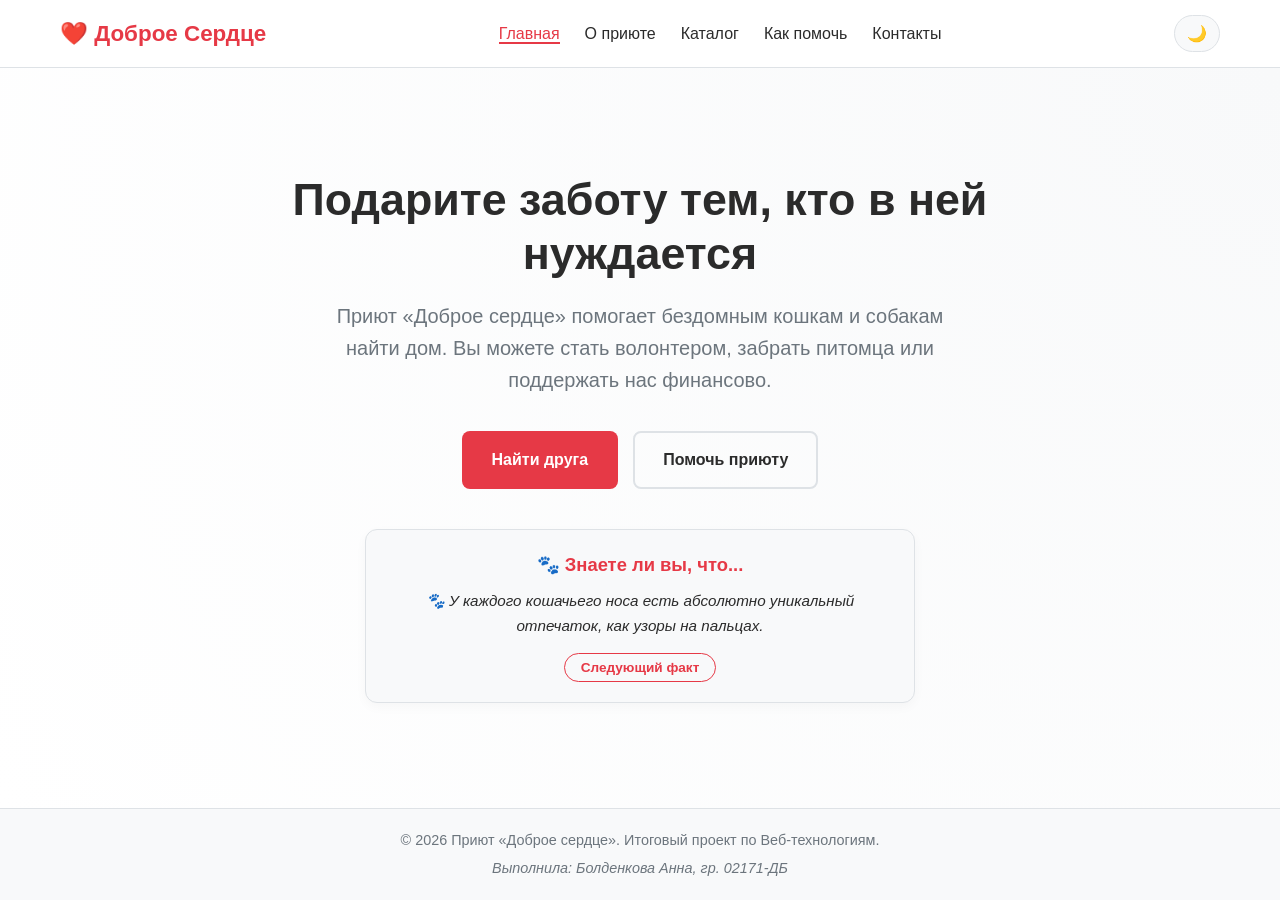
<file: index.html>
<!DOCTYPE html>
<html lang="ru" data-theme="light">
<head>
    <meta charset="UTF-8">
    <meta name="viewport" content="width=device-width, initial-scale=1.0">
    <title>Приют для животных «Доброе сердце»</title>
    <link rel="stylesheet" href="css/style.css">
</head>
<body>

    <!-- Шапка сайта -->
    <header class="header">
        <div class="header__container">
            <div class="header__logo">
                <a href="index.html" class="header__logo-link">❤️ Доброе Сердце</a>
            </div>
            <nav class="header__nav">
                <ul class="header__menu">
                    <li class="header__menu-item"><a href="index.html" class="header__menu-link header__menu-link--active">Главная</a></li>
                    <li class="header__menu-item"><a href="about.html" class="header__menu-link">О приюте</a></li>
                    <li class="header__menu-item"><a href="catalog.html" class="header__menu-link">Каталог</a></li>
                    <li class="header__menu-item"><a href="help.html" class="header__menu-link">Как помочь</a></li>
                    <li class="header__menu-item"><a href="contacts.html" class="header__menu-link">Контакты</a></li>
                </ul>
            </nav>
            <div class="header__actions">
                <button class="header__theme-toggle" id="theme-btn" aria-label="Переключить тему">🌙</button>
            </div>
        </div>
    </header>

    <!-- Главный баннер с призывом к действию -->
    <main class="hero">
        <div class="hero__container">
            <div class="hero__content">
                <h1 class="hero__title">Подарите заботу тем, кто в ней нуждается</h1>
                <p class="hero__subtitle">Приют «Доброе сердце» помогает бездомным кошкам и собакам найти дом. Вы можете стать волонтером, забрать питомца или поддержать нас финансово.</p>
                
                <div class="hero__actions">
                    <a href="catalog.html" class="hero__btn hero__btn--primary">Найти друга</a>
                    <a href="help.html" class="hero__btn hero__btn--secondary">Помочь приюту</a>
                </div>

                <!-- Блок JS-Приложения №3: Асинхронные запросы -->
                <div class="hero__fact-box pet-fact">
                    <h3 class="pet-fact__title">🐾 Знаете ли вы, что...</h3>
                    <p class="pet-fact__text" id="fact-placeholder">Загрузка интересного факта...</p>
                    <button class="pet-fact__btn" id="next-fact-btn">Следующий факт</button>
                </div>

            </div>
        </div>
    </main>


    <!-- Подвал сайта -->
    <footer class="footer">
        <div class="footer__container">
            <p class="footer__copy">© 2026 Приют «Доброе сердце». Итоговый проект по Веб-технологиям.</p>
            <p class="footer__student">Выполнила: Болденкова Анна, гр. 02171-ДБ</p>
        </div>
    </footer>

    <script src="js/main.js"></script>
</body>
</html>
</file>
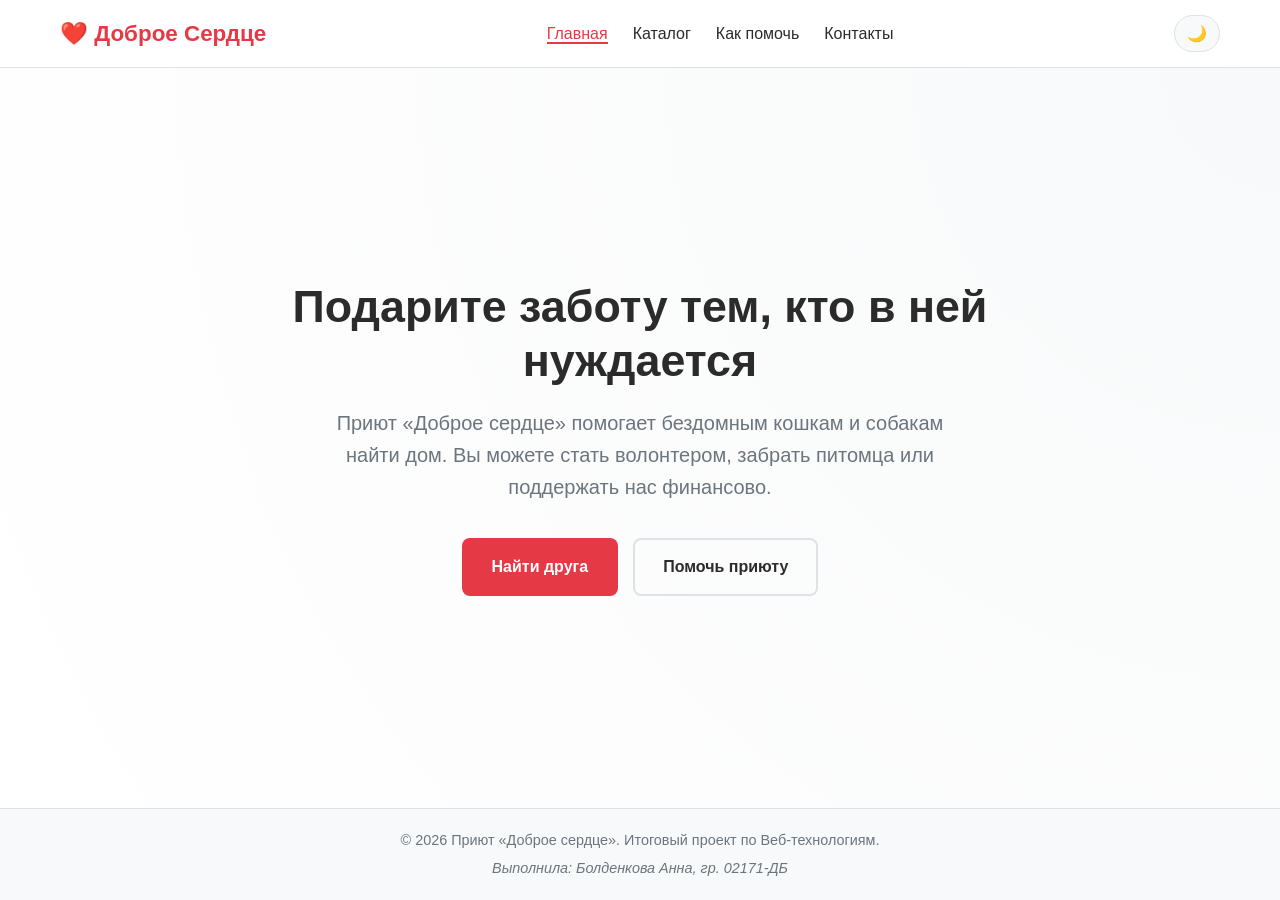
<file: project/index.html>
<!DOCTYPE html>
<html lang="ru" data-theme="light">
<head>
    <meta charset="UTF-8">
    <meta name="viewport" content="width=device-width, initial-scale=1.0">
    <title>Приют для животных «Доброе сердце»</title>
    <link rel="stylesheet" href="css/style.css">
</head>
<body>

    <!-- Шапка сайта -->
    <header class="header">
        <div class="header__container">
            <div class="header__logo">
                <a href="index.html" class="header__logo-link">❤️ Доброе Сердце</a>
            </div>
            <nav class="header__nav">
                <ul class="header__menu">
                    <li class="header__menu-item">
                        <a href="index.html" class="header__menu-link header__menu-link--active">Главная</a>
                    </li>
                    <li class="header__menu-item">
                        <a href="catalog.html" class="header__menu-link">Каталог</a>
                    </li>
                    <li class="header__menu-item">
                        <a href="help.html" class="header__menu-link">Как помочь</a>
                    </li>
                    <li class="header__menu-item">
                        <a href="contacts.html" class="header__menu-link">Контакты</a>
                    </li>
                </ul>
            </nav>
            <div class="header__actions">
                <button class="header__theme-toggle" id="theme-btn" aria-label="Переключить тему">🌙</button>
            </div>
        </div>
    </header>

    <!-- Главный баннер с призывом к действию -->
    <main class="hero">
        <div class="hero__container">
            <div class="hero__content">
                <h1 class="hero__title">Подарите заботу тем, кто в ней нуждается</h1>
                <p class="hero__subtitle">Приют «Доброе сердце» помогает бездомным кошкам и собакам найти дом. Вы можете стать волонтером, забрать питомца или поддержать нас финансово.</p>
                <div class="hero__actions">
                    <a href="catalog.html" class="hero__btn hero__btn--primary">Найти друга</a>
                    <a href="help.html" class="hero__btn hero__btn--secondary">Помочь приюту</a>
                </div>
            </div>
        </div>
    </main>

    <!-- Подвал сайта -->
    <footer class="footer">
        <div class="footer__container">
            <p class="footer__copy">© 2026 Приют «Доброе сердце». Итоговый проект по Веб-технологиям.</p>
            <p class="footer__student">Выполнила: Болденкова Анна, гр. 02171-ДБ</p>
        </div>
    </footer>

    <script src="js/main.js"></script>
</body>
</html>
</file>
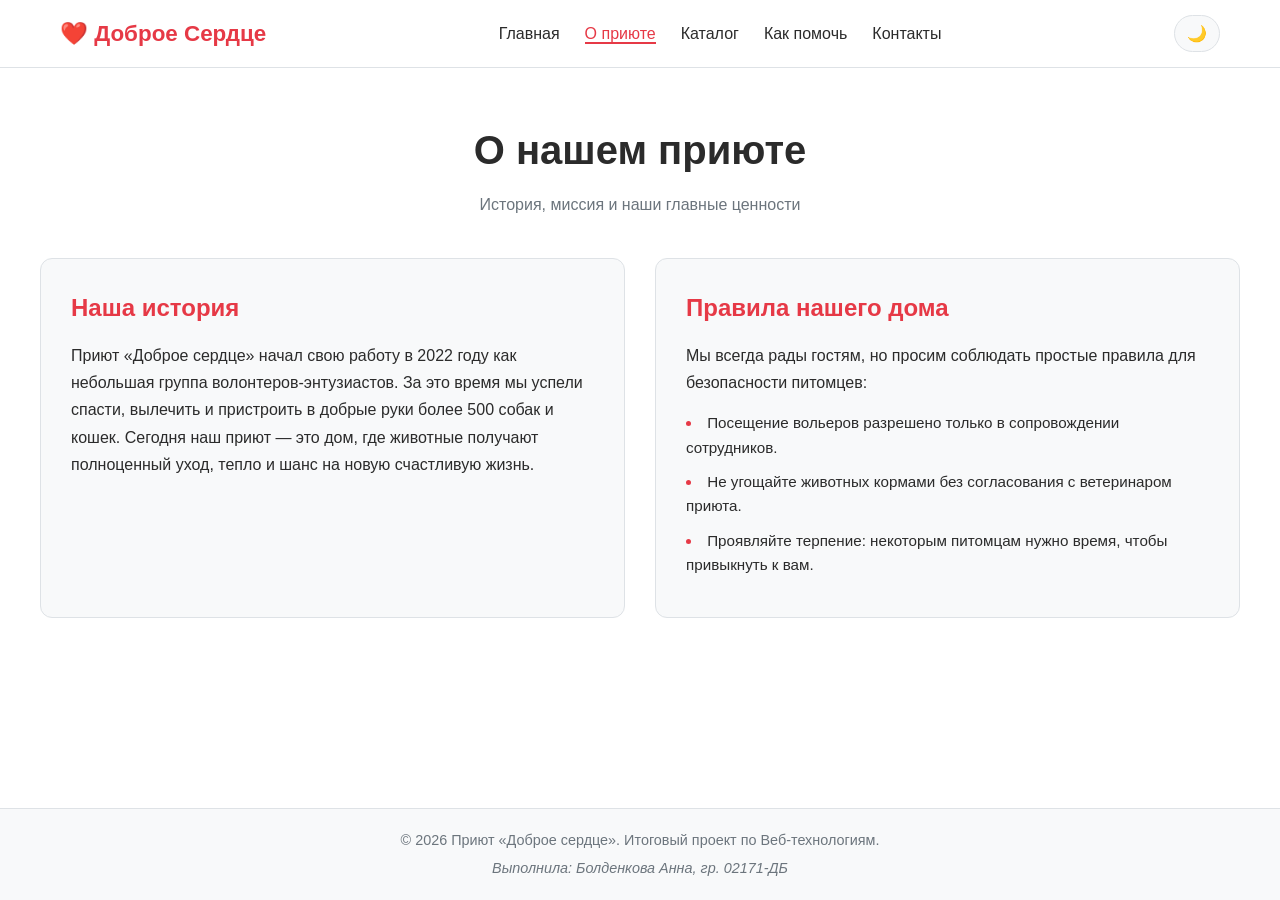
<file: about.html>
<!DOCTYPE html>
<html lang="ru" data-theme="light">
<head>
    <meta charset="UTF-8">
    <meta name="viewport" content="width=device-width, initial-scale=1.0">
    <title>О приюте — «Доброе сердце»</title>
    <link rel="stylesheet" href="css/style.css">
</head>
<body>

    <!-- Шапка сайта -->
    <header class="header">
        <div class="header__container">
            <div class="header__logo">
                <a href="index.html" class="header__logo-link">❤️ Доброе Сердце</a>
            </div>
            <nav class="header__nav">
                <ul class="header__menu">
                    <li class="header__menu-item"><a href="index.html" class="header__menu-link">Главная</a></li>
                    <li class="header__menu-item"><a href="about.html" class="header__menu-link header__menu-link--active">О приюте</a></li>
                    <li class="header__menu-item"><a href="catalog.html" class="header__menu-link">Каталог</a></li>
                    <li class="header__menu-item"><a href="help.html" class="header__menu-link">Как помочь</a></li>
                    <li class="header__menu-item"><a href="contacts.html" class="header__menu-link">Контакты</a></li>
                </ul>
            </nav>
            <div class="header__actions">
                <button class="header__theme-toggle" id="theme-btn" aria-label="Переключить тему">🌙</button>
            </div>
        </div>
    </header>

    <!-- Раздел О приюте -->
    <main class="about-section">
        <div class="about-section__container">
            <h1 class="about-section__title">О нашем приюте</h1>
            <p class="about-section__subtitle">История, миссия и наши главные ценности</p>

            <div class="about-grid">
                <!-- Блок истории -->
                <article class="about-card">
                    <h2 class="about-card__title">Наша история</h2>
                    <p class="about-card__text">Приют «Доброе сердце» начал свою работу в 2022 году как небольшая группа волонтеров-энтузиастов. За это время мы успели спасти, вылечить и пристроить в добрые руки более 500 собак и кошек. Сегодня наш приют — это дом, где животные получают полноценный уход, тепло и шанс на новую счастливую жизнь.</p>
                </article>

                <!-- Блок правил посещения -->
                <article class="about-card">
                    <h2 class="about-card__title">Правила нашего дома</h2>
                    <p class="about-card__text">Мы всегда рады гостям, но просим соблюдать простые правила для безопасности питомцев:</p>
                    <ul class="about-card__list">
                        <li class="about-card__item">Посещение вольеров разрешено только в сопровождении сотрудников.</li>
                        <li class="about-card__item">Не угощайте животных кормами без согласования с ветеринаром приюта.</li>
                        <li class="about-card__item">Проявляйте терпение: некоторым питомцам нужно время, чтобы привыкнуть к вам.</li>
                    </ul>
                </article>
            </div>
        </div>
    </main>

    <!-- Подвал сайта -->
    <footer class="footer">
        <div class="footer__container">
            <p class="footer__copy">© 2026 Приют «Доброе сердце». Итоговый проект по Веб-технологиям.</p>
            <p class="footer__student">Выполнила: Болденкова Анна, гр. 02171-ДБ</p>
        </div>
    </footer>

    <script src="js/main.js"></script>
</body>
</html>
</file>
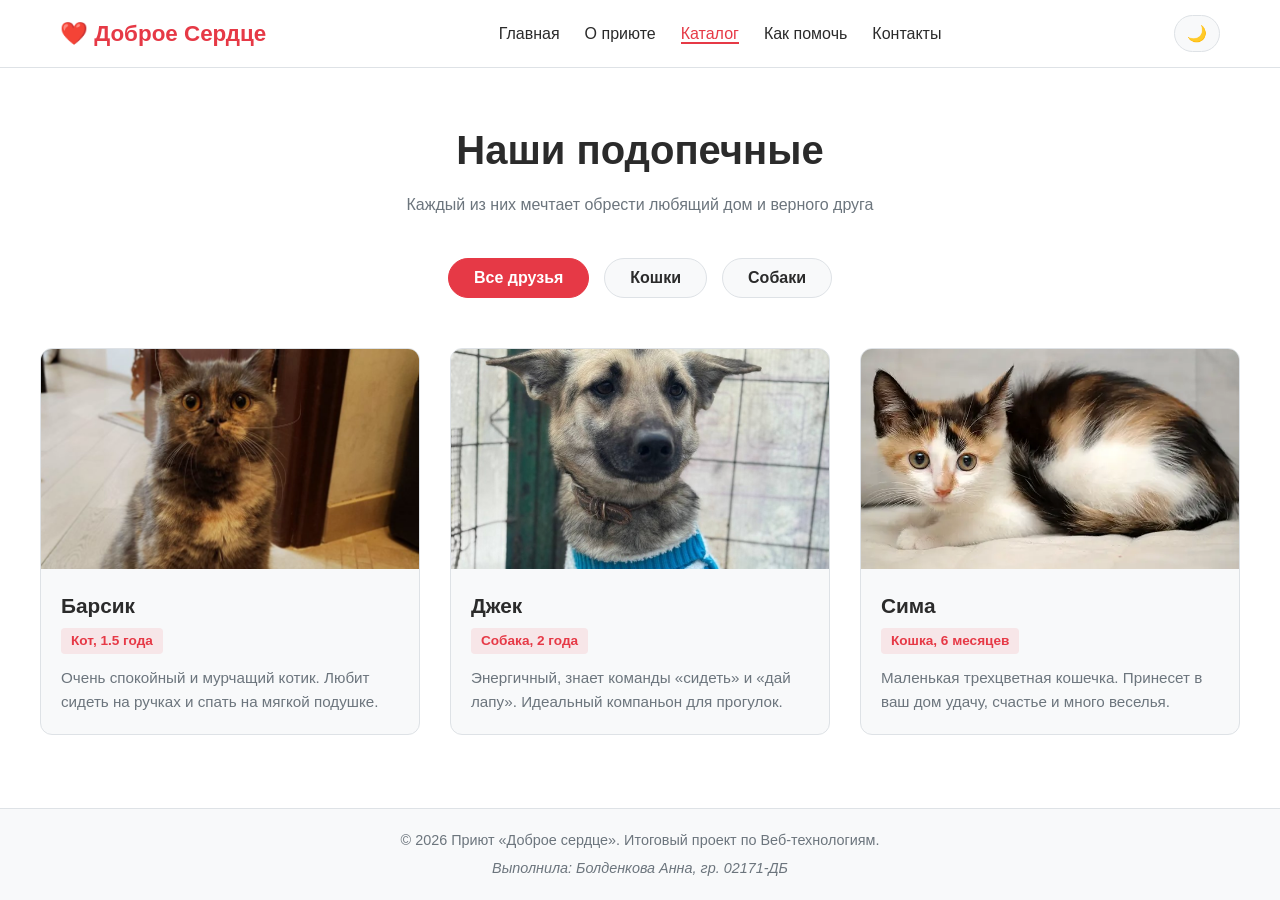
<file: catalog.html>
<!DOCTYPE html>
<html lang="ru" data-theme="light">
<head>
    <meta charset="UTF-8">
    <meta name="viewport" content="width=device-width, initial-scale=1.0">
    <title>Каталог питомцев — «Доброе сердце»</title>
    <link rel="stylesheet" href="css/style.css">
</head>
<body>

    <!-- Шапка сайта  -->
    <header class="header">
        <div class="header__container">
            <div class="header__logo">
                <a href="index.html" class="header__logo-link">❤️ Доброе Сердце</a>
            </div>
            <nav class="header__nav">
                <ul class="header__menu">
                    <li class="header__menu-item"><a href="index.html" class="header__menu-link">Главная</a></li>
                    <li class="header__menu-item"><a href="about.html" class="header__menu-link">О приюте</a></li>
                    <li class="header__menu-item"><a href="catalog.html" class="header__menu-link header__menu-link--active">Каталог</a></li>
                    <li class="header__menu-item"><a href="help.html" class="header__menu-link">Как помочь</a></li>
                    <li class="header__menu-item"><a href="contacts.html" class="header__menu-link">Контакты</a></li>
                </ul>
            </nav>
            <div class="header__actions">
                <button class="header__theme-toggle" id="theme-btn" aria-label="Переключить тему">🌙</button>
            </div>
        </div>
    </header>

    <!-- Основной контент каталога -->
    <main class="catalog-section">
        <div class="catalog-section__container">
            <h1 class="catalog-section__title">Наши подопечные</h1>
            <p class="catalog-section__subtitle">Каждый из них мечтает обрести любящий дом и верного друга</p>
            
            <!-- Панель кнопок для будущей фильтрации на JS -->
            <div class="filter-controls">
                <button class="filter-controls__btn filter-controls__btn--active" data-filter="all">Все друзья</button>
                <button class="filter-controls__btn" data-filter="cat">Кошки</button>
                <button class="filter-controls__btn" data-filter="dog">Собаки</button>
            </div>

            <!-- Сетка с карточками питомцев -->
            <div class="catalog-grid">
                <!-- Карточка 1 -->
                <article class="pet-card" data-type="cat">
                    <div class="pet-card__photo-box">
                        <img src="img/cat1.jpg" alt="Кот Барсик" class="pet-card__image">
                    </div>
                    <div class="pet-card__details">
                        <h3 class="pet-card__title">Барсик</h3>
                        <span class="pet-card__type-tag">Кот, 1.5 года</span>
                        <p class="pet-card__text">Очень спокойный и мурчащий котик. Любит сидеть на ручках и спать на мягкой подушке.</p>
                    </div>
                </article>

                <!-- Карточка 2 -->
                <article class="pet-card" data-type="dog">
                    <div class="pet-card__photo-box">
                        <img src="img/dog1.jpg" alt="Пес Джек" class="pet-card__image">
                    </div>
                    <div class="pet-card__details">
                        <h3 class="pet-card__title">Джек</h3>
                        <span class="pet-card__type-tag">Собака, 2 года</span>
                        <p class="pet-card__text">Энергичный, знает команды «сидеть» и «дай лапу». Идеальный компаньон для прогулок.</p>
                    </div>
                </article>

                <!-- Карточка 3 -->
                <article class="pet-card" data-type="cat">
                    <div class="pet-card__photo-box">
                        <img src="img/cat2.jpg" alt="Кошка Сима" class="pet-card__image">
                    </div>
                    <div class="pet-card__details">
                        <h3 class="pet-card__title">Сима</h3>
                        <span class="pet-card__type-tag">Кошка, 6 месяцев</span>
                        <p class="pet-card__text">Маленькая трехцветная кошечка. Принесет в ваш дом удачу, счастье и много веселья.</p>
                    </div>
                </article>
            </div>
        </div>
    </main>

    <!-- Подвал сайта -->
    <footer class="footer">
        <div class="footer__container">
            <p class="footer__copy">© 2026 Приют «Доброе сердце». Итоговый проект по Веб-технологиям.</p>
            <p class="footer__student">Выполнила: Болденкова Анна, гр. 02171-ДБ</p>
        </div>
    </footer>

    <script src="js/main.js"></script>
</body>
</html>
</file>
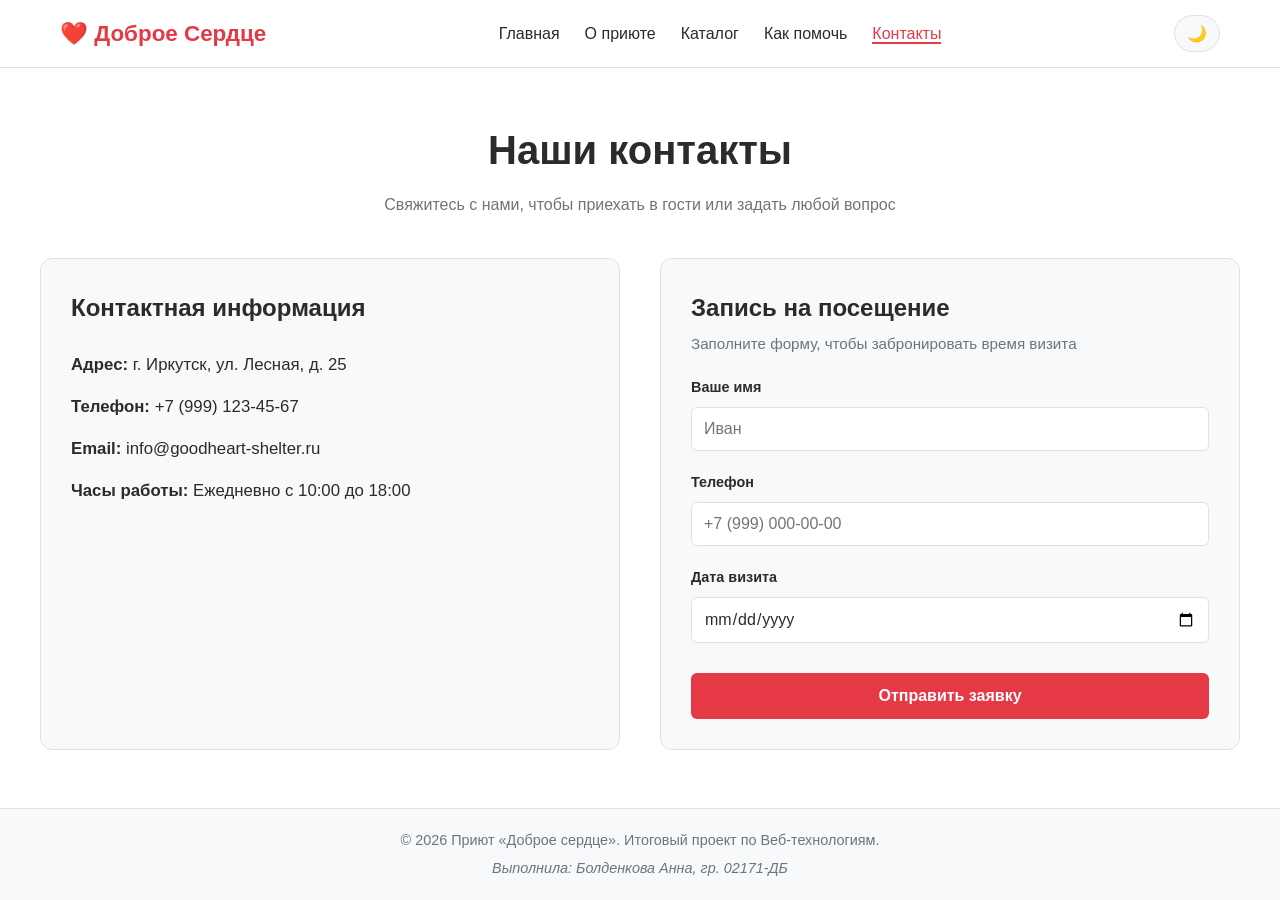
<file: contacts.html>
<!DOCTYPE html>
<html lang="ru" data-theme="light">
<head>
    <meta charset="UTF-8">
    <meta name="viewport" content="width=device-width, initial-scale=1.0">
    <title>Контакты — Приют «Доброе сердце»</title>
    <link rel="stylesheet" href="css/style.css">
</head>
<body>

    <!-- Шапка сайта -->
    <header class="header">
        <div class="header__container">
            <div class="header__logo">
                <a href="index.html" class="header__logo-link">❤️ Доброе Сердце</a>
            </div>
            <nav class="header__nav">
                <ul class="header__menu">
                    <li class="header__menu-item"><a href="index.html" class="header__menu-link">Главная</a></li>
                    <li class="header__menu-item"><a href="about.html" class="header__menu-link">О приюте</a></li>
                    <li class="header__menu-item"><a href="catalog.html" class="header__menu-link">Каталог</a></li>
                    <li class="header__menu-item"><a href="help.html" class="header__menu-link">Как помочь</a></li>
                    <li class="header__menu-item"><a href="contacts.html" class="header__menu-link header__menu-link--active">Контакты</a></li>
                </ul>
            </nav>
            <div class="header__actions">
                <button class="header__theme-toggle" id="theme-btn" aria-label="Переключить тему">🌙</button>
            </div>
        </div>
    </header>

    <!-- Раздел контактов -->
    <main class="contacts-section">
        <div class="contacts-section__container">
            <h1 class="contacts-section__title">Наши контакты</h1>
            <p class="contacts-section__subtitle">Свяжитесь с нами, чтобы приехать в гости или задать любой вопрос</p>

            <div class="contacts-grid">
                <!-- Инфо -->
                <div class="contacts-info">
                    <h2 class="contacts-info__title">Контактная информация</h2>
                    <p class="contacts-info__text"><strong>Адрес:</strong> г. Иркутск, ул. Лесная, д. 25</p>
                    <p class="contacts-info__text"><strong>Телефон:</strong> +7 (999) 123-45-67</p>
                    <p class="contacts-info__text"><strong>Email:</strong> info@goodheart-shelter.ru</p>
                    <p class="contacts-info__text"><strong>Часы работы:</strong> Ежедневно с 10:00 до 18:00</p>
                    
                    <!-- Панель заявок (пока скрыта, для JS в будущем) -->
                    <div class="applications-panel" id="apps-box" style="display: none;">
                        <h3 class="applications-panel__title">Ваши заявки на посещение</h3>
                        <ul class="applications-panel__list" id="apps-list"></ul>
                    </div>
                </div>

                <!-- Форма бронирования -->
                <form class="booking-form" id="visit-form">
                    <h2 class="booking-form__title">Запись на посещение</h2>
                    <p class="booking-form__subtitle">Заполните форму, чтобы забронировать время визита</p>
                    
                    <div class="booking-form__field">
                        <label for="user-name" class="booking-form__label">Ваше имя</label>
                        <input type="text" id="user-name" class="booking-form__input" placeholder="Иван" required>
                    </div>

                    <div class="booking-form__field">
                        <label for="user-phone" class="booking-form__label">Телефон</label>
                        <input type="tel" id="user-phone" class="booking-form__input" placeholder="+7 (999) 000-00-00" required>
                    </div>

                    <div class="booking-form__field">
                        <label for="visit-date" class="booking-form__label">Дата визита</label>
                        <input type="date" id="visit-date" class="booking-form__input" required>
                    </div>

                    <button type="submit" class="booking-form__btn">Отправить заявку</button>
                </form>
            </div>
        </div>
    </main>

    <!-- Подвал сайта -->
    <footer class="footer">
        <div class="footer__container">
            <p class="footer__copy">© 2026 Приют «Доброе сердце». Итоговый проект по Веб-технологиям.</p>
            <p class="footer__student">Выполнила: Болденкова Анна, гр. 02171-ДБ</p>
        </div>
    </footer>

    <script src="js/main.js"></script>
</body>
</html>
</file>
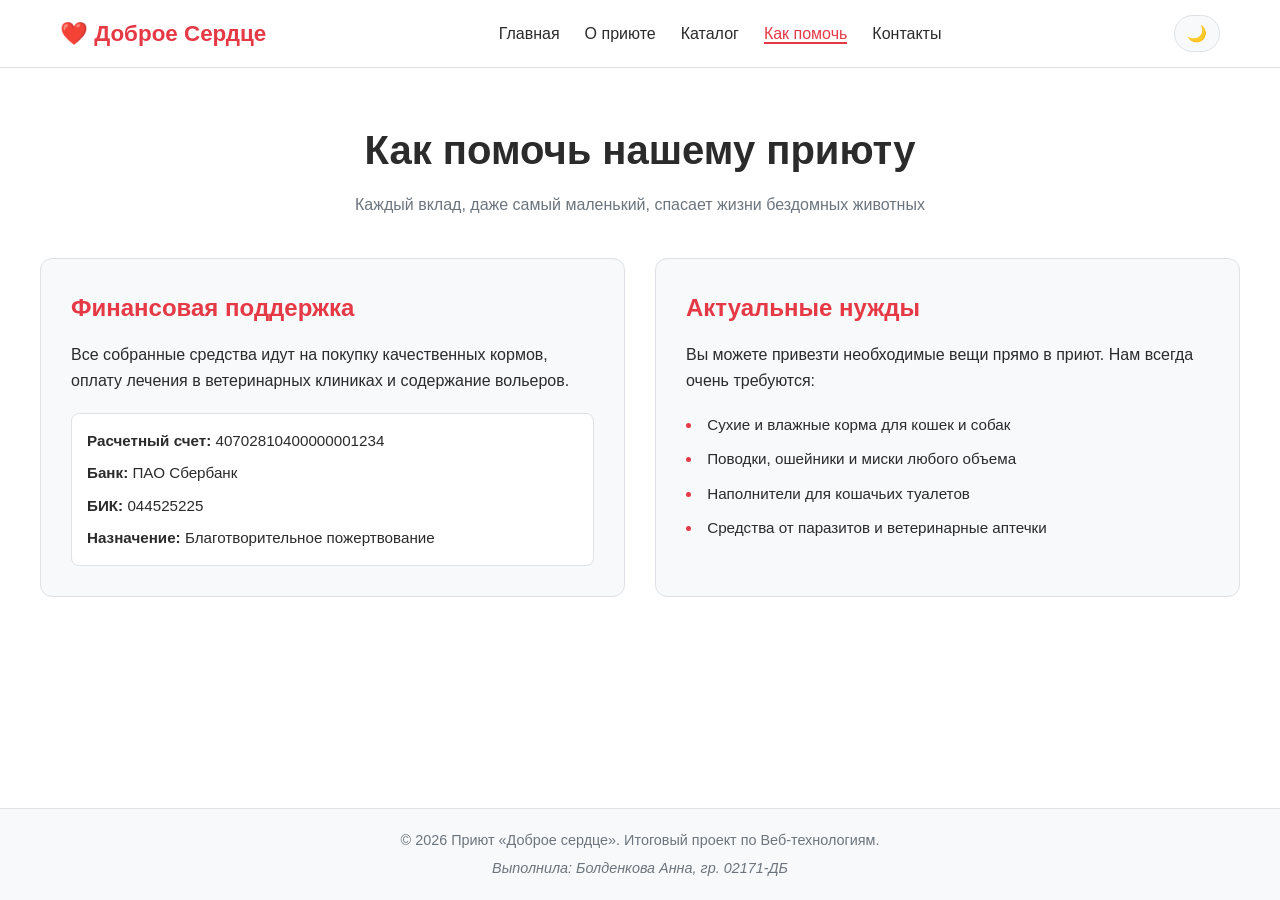
<file: help.html>
<!DOCTYPE html>
<html lang="ru" data-theme="light">
<head>
    <meta charset="UTF-8">
    <meta name="viewport" content="width=device-width, initial-scale=1.0">
    <title>Как помочь — Приют «Доброе сердце»</title>
    <link rel="stylesheet" href="css/style.css">
</head>
<body>

    <!-- Шапка сайта -->
    <header class="header">
        <div class="header__container">
            <div class="header__logo">
                <a href="index.html" class="header__logo-link">❤️ Доброе Сердце</a>
            </div>
            <nav class="header__nav">
                <ul class="header__menu">
                    <li class="header__menu-item"><a href="index.html" class="header__menu-link">Главная</a></li>
                    <li class="header__menu-item"><a href="about.html" class="header__menu-link">О приюте</a></li>
                    <li class="header__menu-item"><a href="catalog.html" class="header__menu-link">Каталог</a></li>
                    <li class="header__menu-item"><a href="help.html" class="header__menu-link header__menu-link--active">Как помочь</a></li>
                    <li class="header__menu-item"><a href="contacts.html" class="header__menu-link">Контакты</a></li>
                </ul>
            </nav>
            <div class="header__actions">
                <button class="header__theme-toggle" id="theme-btn" aria-label="Переключить тему">🌙</button>
            </div>
        </div>
    </header>

    <!-- Раздел помощи -->
    <main class="help-section">
        <div class="help-section__container">
            <h1 class="help-section__title">Как помочь нашему приюту</h1>
            <p class="help-section__subtitle">Каждый вклад, даже самый маленький, спасает жизни бездомных животных</p>

            <div class="help-grid">
                <!-- Блок 1 -->
                <section class="help-card">
                    <h2 class="help-card__title">Финансовая поддержка</h2>
                    <p class="help-card__text">Все собранные средства идут на покупку качественных кормов, оплату лечения в ветеринарных клиниках и содержание вольеров.</p>
                    <div class="help-card__details">
                        <p class="help-card__item"><strong>Расчетный счет:</strong> 40702810400000001234</p>
                        <p class="help-card__item"><strong>Банк:</strong> ПАО Сбербанк</p>
                        <p class="help-card__item"><strong>БИК:</strong> 044525225</p>
                        <p class="help-card__item"><strong>Назначение:</strong> Благотворительное пожертвование</p>
                    </div>
                </section>

                <!-- Блок 2 -->
                <section class="help-card">
                    <h2 class="help-card__title">Актуальные нужды</h2>
                    <p class="help-card__text">Вы можете привезти необходимые вещи прямо в приют. Нам всегда очень требуются:</p>
                    <ul class="help-card__list">
                        <li class="help-card__list-item">Сухие и влажные корма для кошек и собак</li>
                        <li class="help-card__list-item">Поводки, ошейники и миски любого объема</li>
                        <li class="help-card__list-item">Наполнители для кошачьих туалетов</li>
                        <li class="help-card__list-item">Средства от паразитов и ветеринарные аптечки</li>
                    </ul>
                </section>
            </div>
        </div>
    </main>

    <!-- Подвал сайта -->
    <footer class="footer">
        <div class="footer__container">
            <p class="footer__copy">© 2026 Приют «Доброе сердце». Итоговый проект по Веб-технологиям.</p>
            <p class="footer__student">Выполнила: Болденкова Анна, гр. 02171-ДБ</p>
        </div>
    </footer>

    <script src="js/main.js"></script>
</body>
</html>
</file>
<file: css/style.css>
/* Настройки цветовых схем */
[data-theme="light"] {
    --bg-primary: #ffffff;
    --bg-secondary: #f8f9fa;
    --text-main: #2b2b2b;
    --text-muted: #6c757d;
    --accent-color: #e63946;
    --header-bg: #ffffff;
    --border-color: #dee2e6;
}

[data-theme="dark"] {
    --bg-primary: #121212;
    --bg-secondary: #1e1e1e;
    --text-main: #f5f5f5;
    --text-muted: #a0a0a0;
    --accent-color: #ff4d5a;
    --header-bg: #1e1e1e;
    --border-color: #333333;
}

/* Сброс базовых стилей */
* {
    box-sizing: border-box;
    margin: 0;
    padding: 0;
}

body {
    font-family: 'Segoe UI', Tahoma, Geneva, Verdana, sans-serif;
    background-color: var(--bg-primary);
    color: var(--text-main);
    line-height: 1.6;
    transition: background-color 0.3s ease, color 0.3s ease;
    display: flex;
    flex-direction: column;
    min-height: 100vh;
    overflow-x: hidden;
}

/* Стили шапки сайта */
.header {
    background-color: var(--header-bg);
    border-bottom: 1px solid var(--border-color);
    position: sticky;
    top: 0;
    z-index: 100;
}

.header__container {
    max-width: 1200px;
    margin: 0 auto;
    padding: 15px 20px;
    display: flex;
    justify-content: space-between;
    align-items: center;
}

.header__logo-link {
    font-size: 1.4rem;
    font-weight: bold;
    color: var(--accent-color);
    text-decoration: none;
}

.header__menu {
    display: flex;
    list-style: none;
    gap: 25px;
}

.header__menu-link {
    color: var(--text-main);
    text-decoration: none;
    font-weight: 500;
    transition: color 0.2s ease;
}

.header__menu-link:hover {
    color: var(--accent-color);
}

.header__menu-link--active {
    color: var(--accent-color);
    border-bottom: 2px solid var(--accent-color);
}

.header__theme-toggle {
    background: none;
    border: 1px solid var(--border-color);
    padding: 8px 12px;
    cursor: pointer;
    border-radius: 20px;
    font-size: 1rem;
    background-color: var(--bg-secondary);
    transition: transform 0.2s ease;
}

.header__theme-toggle:hover {
    transform: scale(1.05);
}

/* Секция главного баннера */
.hero {
    flex: 1;
    display: flex;
    align-items: center;
    justify-content: center;
    text-align: center;
    padding: 60px 20px;
    background: radial-gradient(circle at top right, var(--bg-secondary) 0%, var(--bg-primary) 100%);
}

.hero__container {
    max-width: 800px;
    margin: 0 auto;
}

.hero__title {
    font-size: 2.8rem;
    line-height: 1.2;
    margin-bottom: 20px;
    font-weight: 800;
}

.hero__subtitle {
    color: var(--text-muted);
    font-size: 1.25rem;
    margin-bottom: 35px;
    max-width: 650px;
    margin-left: auto;
    margin-right: auto;
}

.hero__actions {
    display: flex;
    gap: 15px;
    justify-content: center;
    flex-wrap: wrap;
}

/* Кнопки призыва к действию */
.hero__btn {
    display: inline-block;
    padding: 14px 28px;
    font-weight: 600;
    text-decoration: none;
    border-radius: 8px;
    font-size: 1rem;
    transition: background-color 0.2s ease, color 0.2s ease, border-color 0.2s ease;
    border: 2px solid transparent;
}

.hero__btn--primary {
    background-color: var(--accent-color);
    color: #ffffff;
}

.hero__btn--primary:hover {
    background-color: var(--text-main);
    color: var(--bg-primary);
}

.hero__btn--secondary {
    background-color: transparent;
    border-color: var(--border-color);
    color: var(--text-main);
}

.hero__btn--secondary:hover {
    border-color: var(--accent-color);
    color: var(--accent-color);
}

/* Стили подвала сайта */
.footer {
    background-color: var(--bg-secondary);
    border-top: 1px solid var(--border-color);
    padding: 20px;
    text-align: center;
    font-size: 0.9rem;
    color: var(--text-muted);
    width: 100%;
}

.footer__student {
    margin-top: 5px;
    font-style: italic;
}

/* Адаптивные стили для мобильных экранов */
@media (max-width: 576px) {
    .header__container {
        padding: 10px 15px;
    }

    .header__menu {
        gap: 15px;
    }

    .header__logo-link {
        font-size: 1.1rem;
    }

    .hero__title {
        font-size: 2rem;
    }

    .hero__subtitle {
        font-size: 1.05rem;
    }

    .hero__actions {
        flex-direction: column;
        width: 100%;
    }

    .hero__btn {
        width: 100%;
    }
}
/* Стили для страницы каталога */
.catalog-section {
    flex: 1;
    padding: 50px 20px;
    background-color: var(--bg-primary);
}

.catalog-section__container {
    max-width: 1200px;
    margin: 0 auto;
    text-align: center;
}

.catalog-section__title {
    font-size: 2.5rem;
    margin-bottom: 10px;
}

.catalog-section__subtitle {
    color: var(--text-muted);
    margin-bottom: 40px;
}

/* Кнопки управления фильтрами */
.filter-controls {
    display: flex;
    justify-content: center;
    gap: 15px;
    margin-bottom: 40px;
}

.filter-controls__btn {
    background-color: var(--bg-secondary);
    border: 1px solid var(--border-color);
    color: var(--text-main);
    padding: 10px 25px;
    font-size: 1rem;
    font-weight: 600;
    cursor: pointer;
    border-radius: 30px;
    transition: all 0.2s ease;
}

.filter-controls__btn:hover {
    border-color: var(--accent-color);
    color: var(--accent-color);
}

.filter-controls__btn--active {
    background-color: var(--accent-color);
    border-color: var(--accent-color);
    color: #ffffff;
}

.filter-controls__btn--active:hover {
    color: #ffffff;
}

/* Сетка карточек на CSS Grid (по ТЗ) */
.catalog-grid {
    display: grid;
    grid-template-columns: repeat(auto-fill, minmax(280px, 1fr));
    gap: 30px;
    padding: 10px 0;
}

/* Стили карточки питомца */
.pet-card__image {
    width: 100%;
    height: 100%;
    object-fit: cover;
    object-position: center 30%;
    transition: transform 0.3s ease;
}

.pet-card:hover {
    transform: translateY(-5px); /* Плавный подъем карточки при наведении */
    box-shadow: 0 10px 20px rgba(0, 0, 0, 0.08);
}

.pet-card__photo-box {
    width: 100%;
    height: 220px;
    overflow: hidden;
}

.pet-card__image {
    width: 100%;
    height: 100%;
    object-fit: cover; /* Картинка заполняет блок без искажений */
    transition: transform 0.3s ease;
}

.pet-card:hover .pet-card__image {
    transform: scale(1.03);
}

.pet-card__details {
    padding: 20px;
}

.pet-card__title {
    font-size: 1.3rem;
    margin-bottom: 5px;
}

.pet-card__type-tag {
    display: inline-block;
    font-size: 0.85rem;
    color: var(--accent-color);
    font-weight: 600;
    margin-bottom: 12px;
    background-color: rgba(230, 57, 70, 0.1);
    padding: 2px 10px;
    border-radius: 4px;
}

/* Переключаем цвет тега для темной темы */
[data-theme="dark"] .pet-card__type-tag {
    background-color: rgba(255, 77, 90, 0.15);
}

.pet-card__text {
    font-size: 0.95rem;
    color: var(--text-muted);
}

/* Адаптивные стили для мобильных экранов */
@media (max-width: 576px) {
    .header__container {
        padding: 10px 15px;
        flex-direction: column;
        gap: 12px;
    }

    .header__menu {
        display: flex;
        flex-wrap: wrap;
        justify-content: center;
        gap: 10px 15px;
        padding: 0;
    }

    .header__menu-link {
        font-size: 0.95rem; 
    }

    .header__logo-link {
        font-size: 1.2rem;
    }

    .hero__title {
        font-size: 2rem;
    }

    .hero__subtitle {
        font-size: 1.05rem;
    }

    .hero__actions {
        flex-direction: column;
        width: 100%;
    }

    .hero__btn {
        width: 100%;
    }
}

/* Раздел «Как помочь» */
.help-section {
    flex: 1;
    padding: 50px 20px;
    background-color: var(--bg-primary);
}

.help-section__container {
    max-width: 1200px;
    margin: 0 auto;
    text-align: center;
}

.help-section__title {
    font-size: 2.5rem;
    margin-bottom: 10px;
}

.help-section__subtitle {
    color: var(--text-muted);
    margin-bottom: 40px;
}

.help-grid {
    display: grid;
    grid-template-columns: repeat(auto-fit, minmax(320px, 1fr));
    gap: 30px;
    text-align: left;
}

.help-card {
    background-color: var(--bg-secondary);
    border: 1px solid var(--border-color);
    border-radius: 12px;
    padding: 30px;
    transition: box-shadow 0.3s ease;
}

.help-card:hover {
    box-shadow: 0 8px 16px rgba(0, 0, 0, 0.05);
}

.help-card__title {
    font-size: 1.5rem;
    color: var(--accent-color);
    margin-bottom: 15px;
}

.help-card__text {
    color: var(--text-main);
    margin-bottom: 20px;
    font-size: 1rem;
}

.help-card__details {
    background-color: var(--bg-primary);
    border: 1px solid var(--border-color);
    border-radius: 8px;
    padding: 15px;
}

.help-card__item {
    font-size: 0.95rem;
    margin-bottom: 8px;
    color: var(--text-main);
}

.help-card__item:last-child {
    margin-bottom: 0;
}

.help-card__list {
    list-style-position: inside;
    color: var(--text-main);
}

.help-card__list-item {
    margin-bottom: 10px;
    font-size: 0.95rem;
}

.help-card__list-item::marker {
    color: var(--accent-color);
}

/* Раздел «Контакты» */
.contacts-section {
    flex: 1;
    padding: 50px 20px;
    background-color: var(--bg-primary);
}

.contacts-section__container {
    max-width: 1200px;
    margin: 0 auto;
    text-align: center;
}

.contacts-section__title {
    font-size: 2.5rem;
    margin-bottom: 10px;
}

.contacts-section__subtitle {
    color: var(--text-muted);
    margin-bottom: 40px;
}

.contacts-grid {
    display: grid;
    grid-template-columns: repeat(auto-fit, minmax(320px, 1fr));
    gap: 40px;
    text-align: left;
}

.contacts-info {
    background-color: var(--bg-secondary);
    border: 1px solid var(--border-color);
    border-radius: 12px;
    padding: 30px;
    display: flex;
    flex-direction: column;
    gap: 15px;
}

.contacts-info__title {
    font-size: 1.5rem;
    color: var(--text-main);
    margin-bottom: 10px;
}

.contacts-info__text {
    font-size: 1.05rem;
    color: var(--text-main);
}

.applications-panel {
    margin-top: 20px;
    border-top: 1px dashed var(--border-color);
    padding-top: 20px;
}

.applications-panel__title {
    font-size: 1.2rem;
    margin-bottom: 15px;
    color: var(--accent-color);
}

.booking-form {
    background-color: var(--bg-secondary);
    border: 1px solid var(--border-color);
    border-radius: 12px;
    padding: 30px;
    display: flex;
    flex-direction: column;
    gap: 20px;
}

.booking-form__title {
    font-size: 1.5rem;
    color: var(--text-main);
}

.booking-form__subtitle {
    font-size: 0.95rem;
    color: var(--text-muted);
    margin-top: -15px;
}

.booking-form__field {
    display: flex;
    flex-direction: column;
    gap: 8px;
}

.booking-form__label {
    font-size: 0.9rem;
    font-weight: 600;
    color: var(--text-main);
}

.booking-form__input {
    padding: 12px;
    border: 1px solid var(--border-color);
    background-color: var(--bg-primary);
    color: var(--text-main);
    border-radius: 6px;
    font-size: 1rem;
    font-family: inherit;
    transition: border-color 0.2s ease;
}

.booking-form__input:focus {
    outline: none;
    border-color: var(--accent-color);
}

.booking-form__btn {
    background-color: var(--accent-color);
    color: #ffffff;
    border: none;
    padding: 14px;
    font-size: 1rem;
    font-weight: 600;
    border-radius: 6px;
    cursor: pointer;
    transition: background-color 0.2s ease;
    margin-top: 10px;
}

.booking-form__btn:hover {
    background-color: var(--text-main);
}

/* Блок асинхронного JS-приложения (Интересные факты) */
.pet-fact {
    margin-top: 40px;
    background-color: var(--bg-secondary);
    border: 1px solid var(--border-color);
    padding: 20px;
    border-radius: 12px;
    text-align: center;
    max-width: 550px;
    margin-left: auto;
    margin-right: auto;
    box-shadow: 0 4px 12px rgba(0, 0, 0, 0.03);
}

.pet-fact__title {
    font-size: 1.15rem;
    color: var(--accent-color);
    margin-bottom: 10px;
    font-weight: 700;
}

.pet-fact__text {
    font-size: 0.95rem;
    color: var(--text-main);
    margin-bottom: 15px;
    font-style: italic;
    min-height: 45px;
}

.pet-fact__btn {
    background-color: transparent;
    border: 1px solid var(--accent-color);
    color: var(--accent-color);
    padding: 6px 16px;
    font-size: 0.85rem;
    font-weight: 600;
    border-radius: 20px;
    cursor: pointer;
    transition: all 0.2s ease;
}

.pet-fact__btn:hover {
    background-color: var(--accent-color);
    color: #ffffff;
}

/* Стили для страницы О приюте */
.about-section {
    flex: 1;
    padding: 50px 20px;
    background-color: var(--bg-primary);
}

.about-section__container {
    max-width: 1200px;
    margin: 0 auto;
    text-align: center;
}

.about-section__title {
    font-size: 2.5rem;
    margin-bottom: 10px;
}

.about-section__subtitle {
    color: var(--text-muted);
    margin-bottom: 40px;
}

.about-grid {
    display: grid;
    grid-template-columns: repeat(auto-fit, minmax(320px, 1fr));
    gap: 30px;
    text-align: left;
}

.about-card {
    background-color: var(--bg-secondary);
    border: 1px solid var(--border-color);
    border-radius: 12px;
    padding: 30px;
    transition: box-shadow 0.3s ease;
}

.about-card:hover {
    box-shadow: 0 8px 16px rgba(0, 0, 0, 0.05);
}

.about-card__title {
    font-size: 1.5rem;
    color: var(--accent-color);
    margin-bottom: 15px;
}

.about-card__text {
    color: var(--text-main);
    font-size: 1rem;
    line-height: 1.7;
}

.about-card__list {
    list-style-position: inside;
    margin-top: 15px;
    color: var(--text-main);
}

.about-card__item {
    margin-bottom: 10px;
    font-size: 0.95rem;
}

.about-card__item::marker {
    color: var(--accent-color);
}

.pet-card {
    display: flex;
    flex-direction: column;
    background-color: var(--bg-secondary);
    border: 1px solid var(--border-color);
    border-radius: 12px;
    overflow: hidden;
    text-align: left;
    transition: transform 0.3s ease, box-shadow 0.3s ease;
}
</file>
<file: project/css/style.css>
/* Настройки цветовых схем */
[data-theme="light"]{
    --bg-primary: #ffffff;
    --bg-secondary: #f8f9fa;
    --text-main: #2b2b2b;
    --text-muted: #6c757d;
    --accent-color: #e63946;
    --header-bg: #ffffff;
    --border-color: #dee2e6;
}

[data-theme="dark"] {
    --bg-primary: #121212;
    --bg-secondary: #1e1e1e;
    --text-main: #f5f5f5;
    --text-muted: #a0a0a0;
    --accent-color: #ff4d5a;
    --header-bg: #1e1e1e;
    --border-color: #333333;
}

/* Сброс базовых стилей */
* {
    box-sizing: border-box;
    margin: 0;
    padding: 0;
}

body {
    font-family: 'Segoe UI', Tahoma, Geneva, Verdana, sans-serif;
    background-color: var(--bg-primary);
    color: var(--text-main);
    line-height: 1.6;
    transition: background-color 0.3s ease, color 0.3s ease;
    display: flex;
    flex-direction: column;
    min-height: 100vh;
    overflow-x: hidden;
}

/* Стили шапки сайта */
.header {
    background-color: var(--header-bg);
    border-bottom: 1px solid var(--border-color);
    position: sticky;
    top: 0;
    z-index: 100;
}

.header__container {
    max-width: 1200px;
    margin: 0 auto;
    padding: 15px 20px;
    display: flex;
    justify-content: space-between;
    align-items: center;
}

.header__logo-link {
    font-size: 1.4rem;
    font-weight: bold;
    color: var(--accent-color);
    text-decoration: none;
}

.header__menu {
    display: flex;
    list-style: none;
    gap: 25px;
}

.header__menu-link {
    color: var(--text-main);
    text-decoration: none;
    font-weight: 500;
    transition: color 0.2s ease;
}

.header__menu-link:hover {
    color: var(--accent-color);
}

.header__menu-link--active {
    color: var(--accent-color);
    border-bottom: 2px solid var(--accent-color);
}

.header__theme-toggle {
    background: none;
    border: 1px solid var(--border-color);
    padding: 8px 12px;
    cursor: pointer;
    border-radius: 20px;
    font-size: 1rem;
    background-color: var(--bg-secondary);
    transition: transform 0.2s ease;
}

.header__theme-toggle:hover {
    transform: scale(1.05);
}

/* Секция главного баннера */
.hero {
    flex: 1;
    display: flex;
    align-items: center;
    justify-content: center;
    text-align: center;
    padding: 60px 20px;
    background: radial-gradient(circle at top right, var(--bg-secondary) 0%, var(--bg-primary) 100%);
}

.hero__container {
    max-width: 800px;
    margin: 0 auto;
}

.hero__title {
    font-size: 2.8rem;
    line-height: 1.2;
    margin-bottom: 20px;
    font-weight: 800;
}

.hero__subtitle {
    color: var(--text-muted);
    font-size: 1.25rem;
    margin-bottom: 35px;
    max-width: 650px;
    margin-left: auto;
    margin-right: auto;
}

.hero__actions {
    display: flex;
    gap: 15px;
    justify-content: center;
    flex-wrap: wrap;
}

/* Кнопки призыва к действию */
.hero__btn {
    display: inline-block;
    padding: 14px 28px;
    font-weight: 600;
    text-decoration: none;
    border-radius: 8px;
    font-size: 1rem;
    transition: background-color 0.2s ease, color 0.2s ease, border-color 0.2s ease;
    border: 2px solid transparent;
}

.hero__btn--primary {
    background-color: var(--accent-color);
    color: #ffffff;
}

.hero__btn--primary:hover {
    background-color: var(--text-main);
    color: var(--bg-primary);
}

.hero__btn--secondary {
    background-color: transparent;
    border-color: var(--border-color);
    color: var(--text-main);
}

.hero__btn--secondary:hover {
    border-color: var(--accent-color);
    color: var(--accent-color);
}

/* Стили подвала сайта */
.footer {
    background-color: var(--bg-secondary);
    border-top: 1px solid var(--border-color);
    padding: 20px;
    text-align: center;
    font-size: 0.9rem;
    color: var(--text-muted);
    width: 100%;
}

.footer__student {
    margin-top: 5px;
    font-style: italic;
}

/* Адаптивные стили для мобильных экранов */
@media (max-width: 576px) {
    .header__container {
        padding: 10px 15px;
    }

    .header__menu {
        gap: 15px;
    }

    .header__logo-link {
        font-size: 1.1rem;
    }

    .hero__title {
        font-size: 2rem;
    }

    .hero__subtitle {
        font-size: 1.05rem;
    }

    .hero__actions {
        flex-direction: column;
        width: 100%;
    }

    .hero__btn {
        width: 100%;
    }
}
</file>
